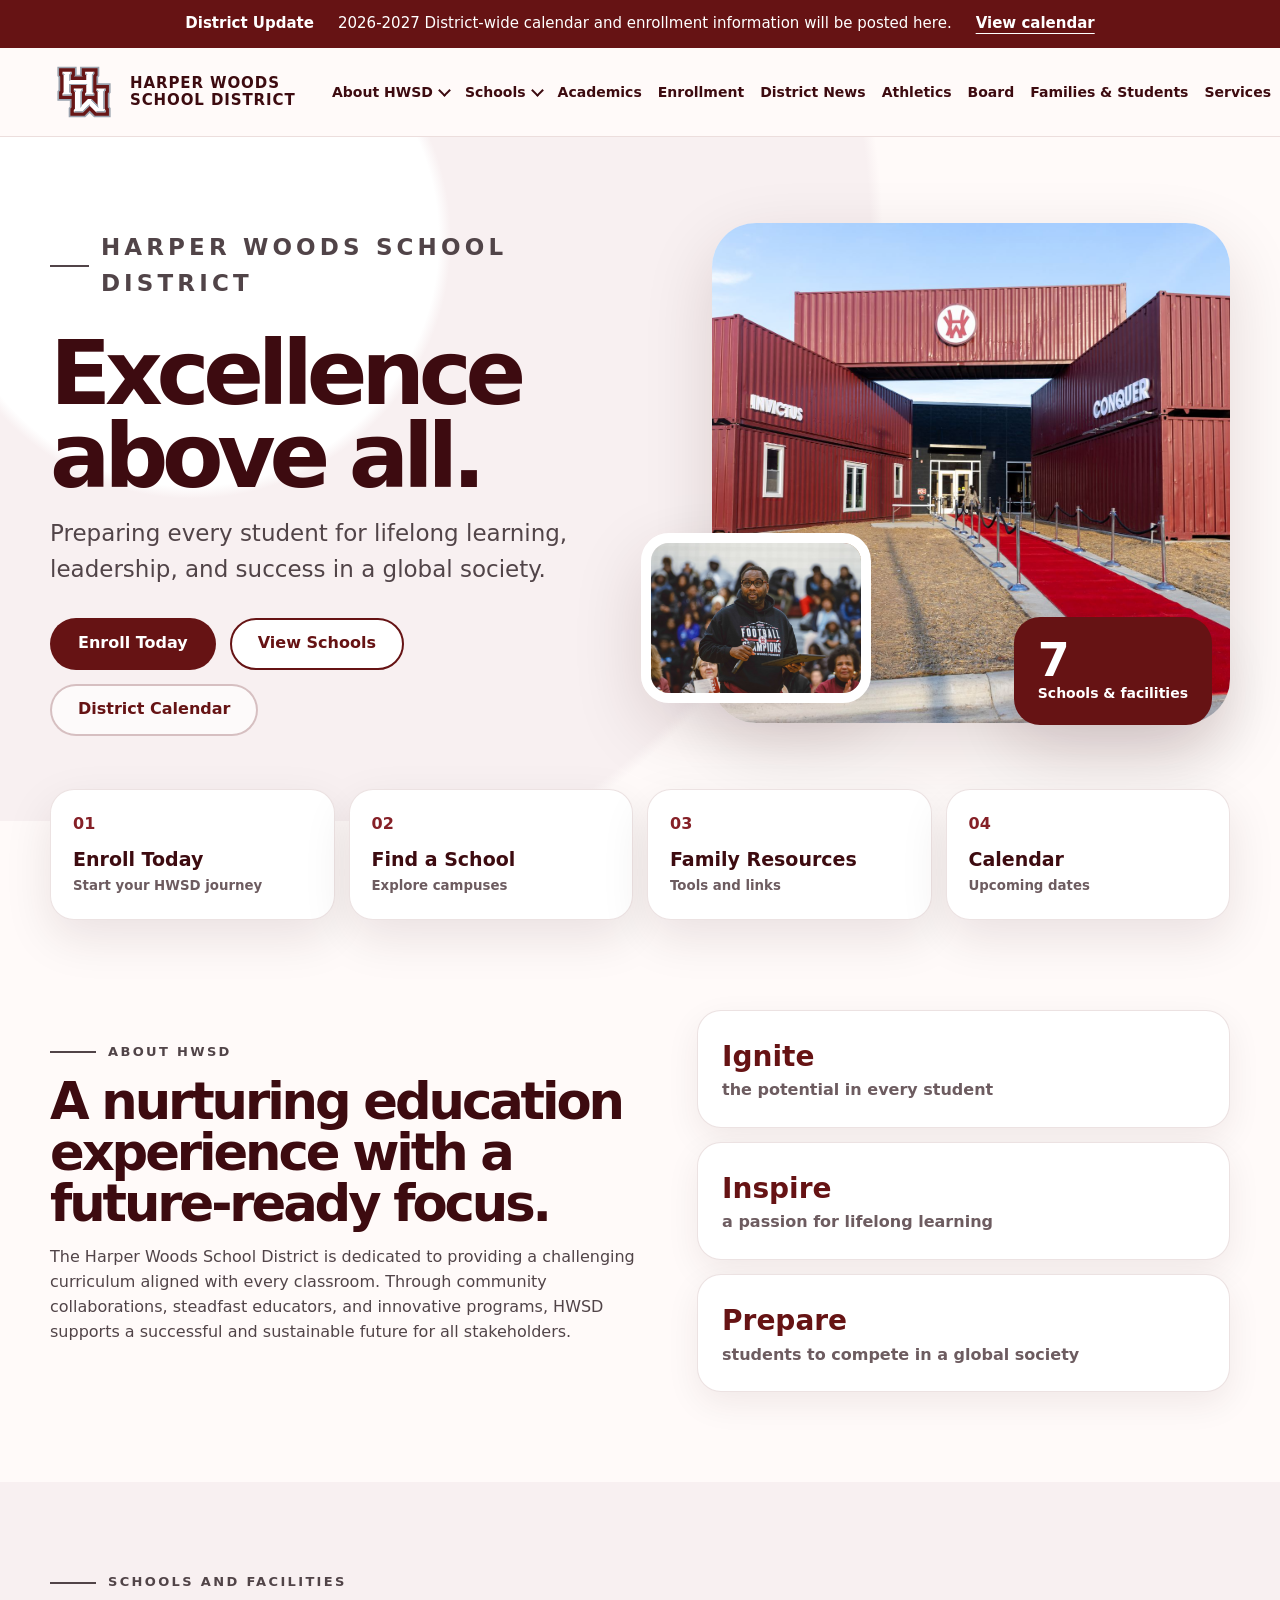
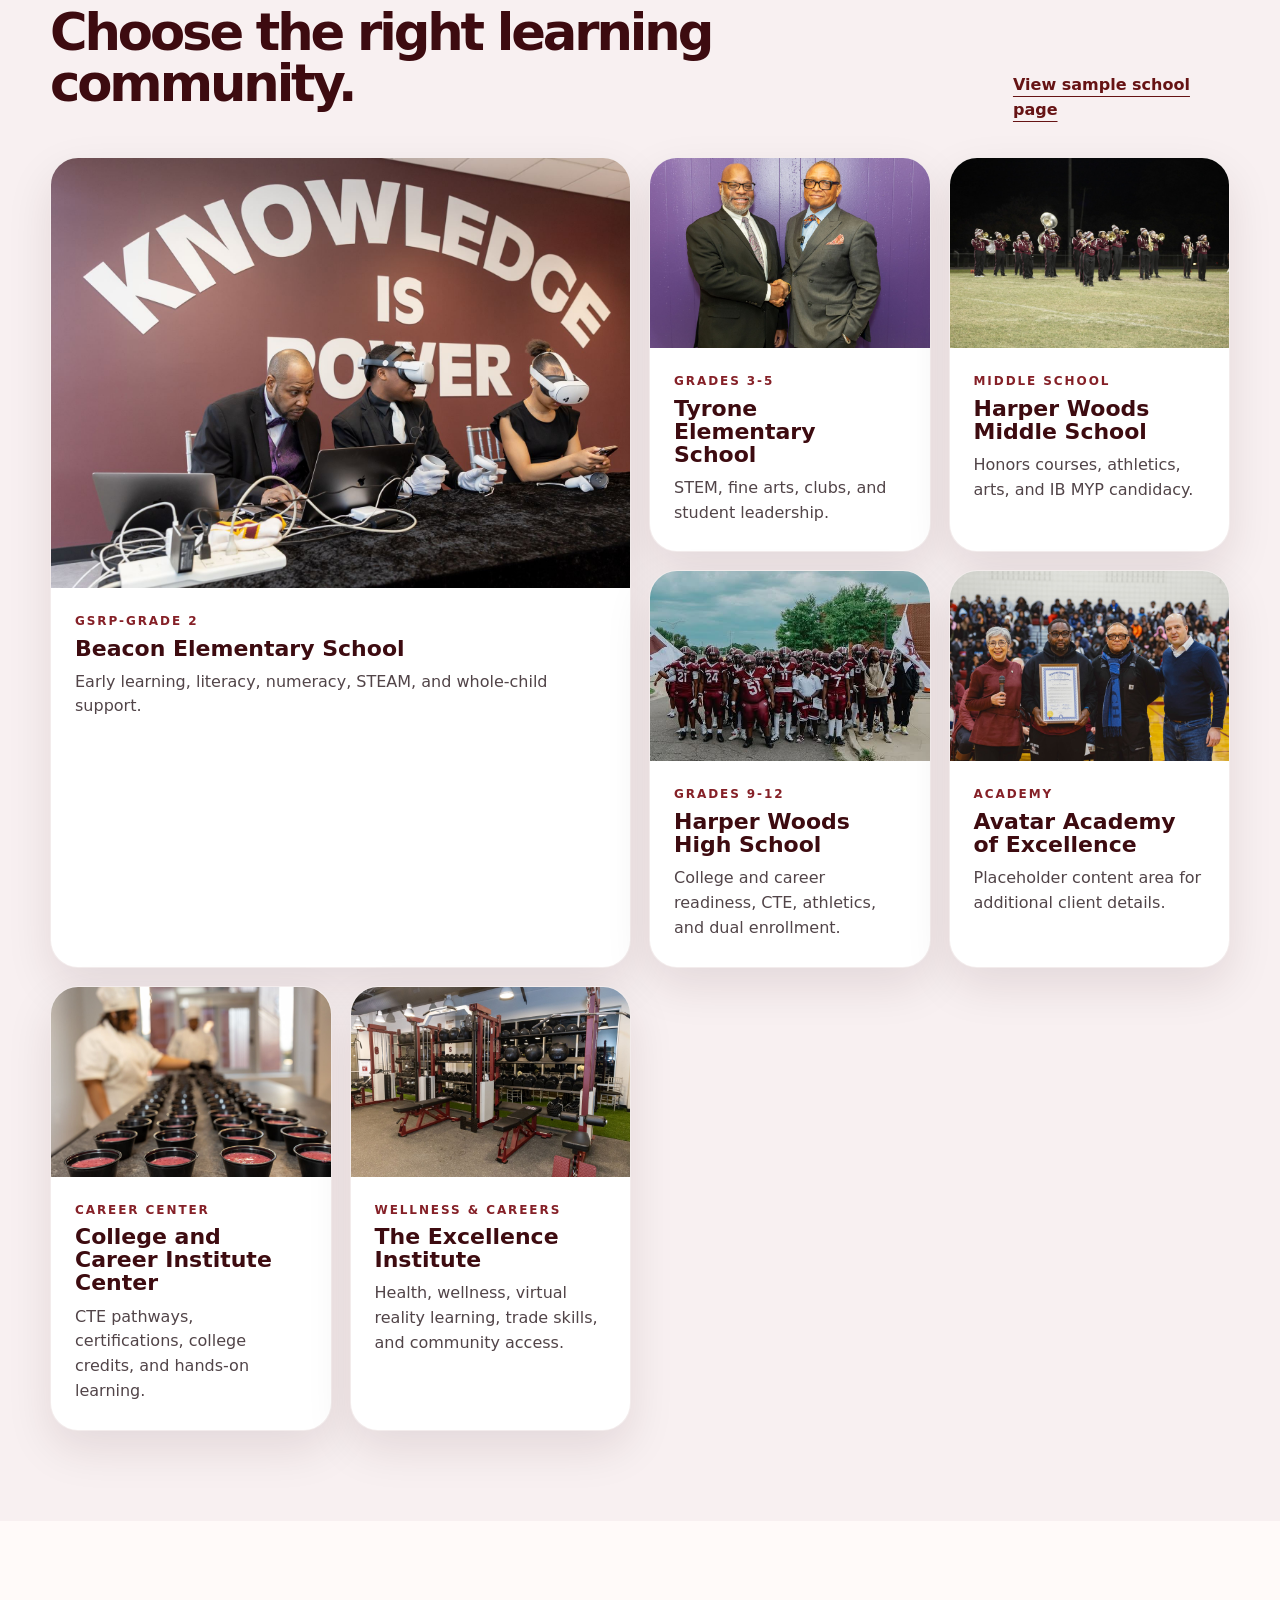
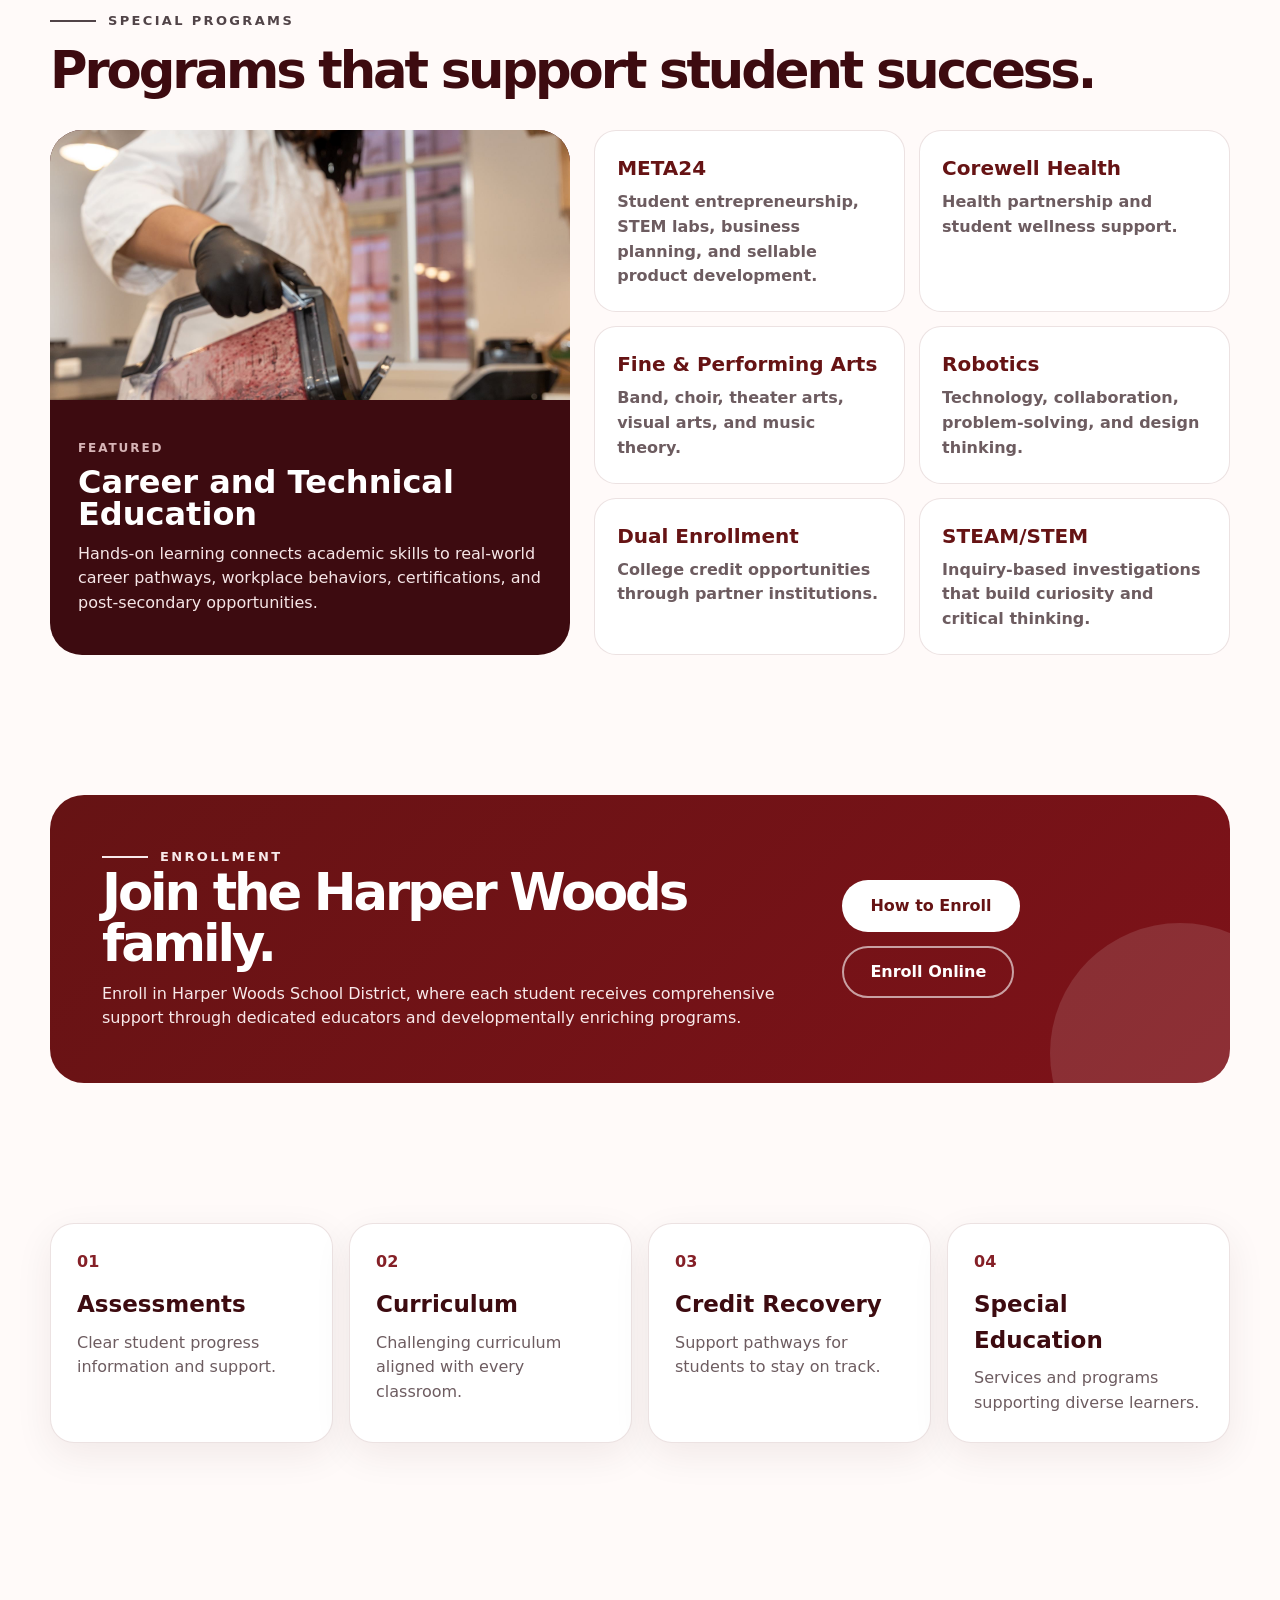
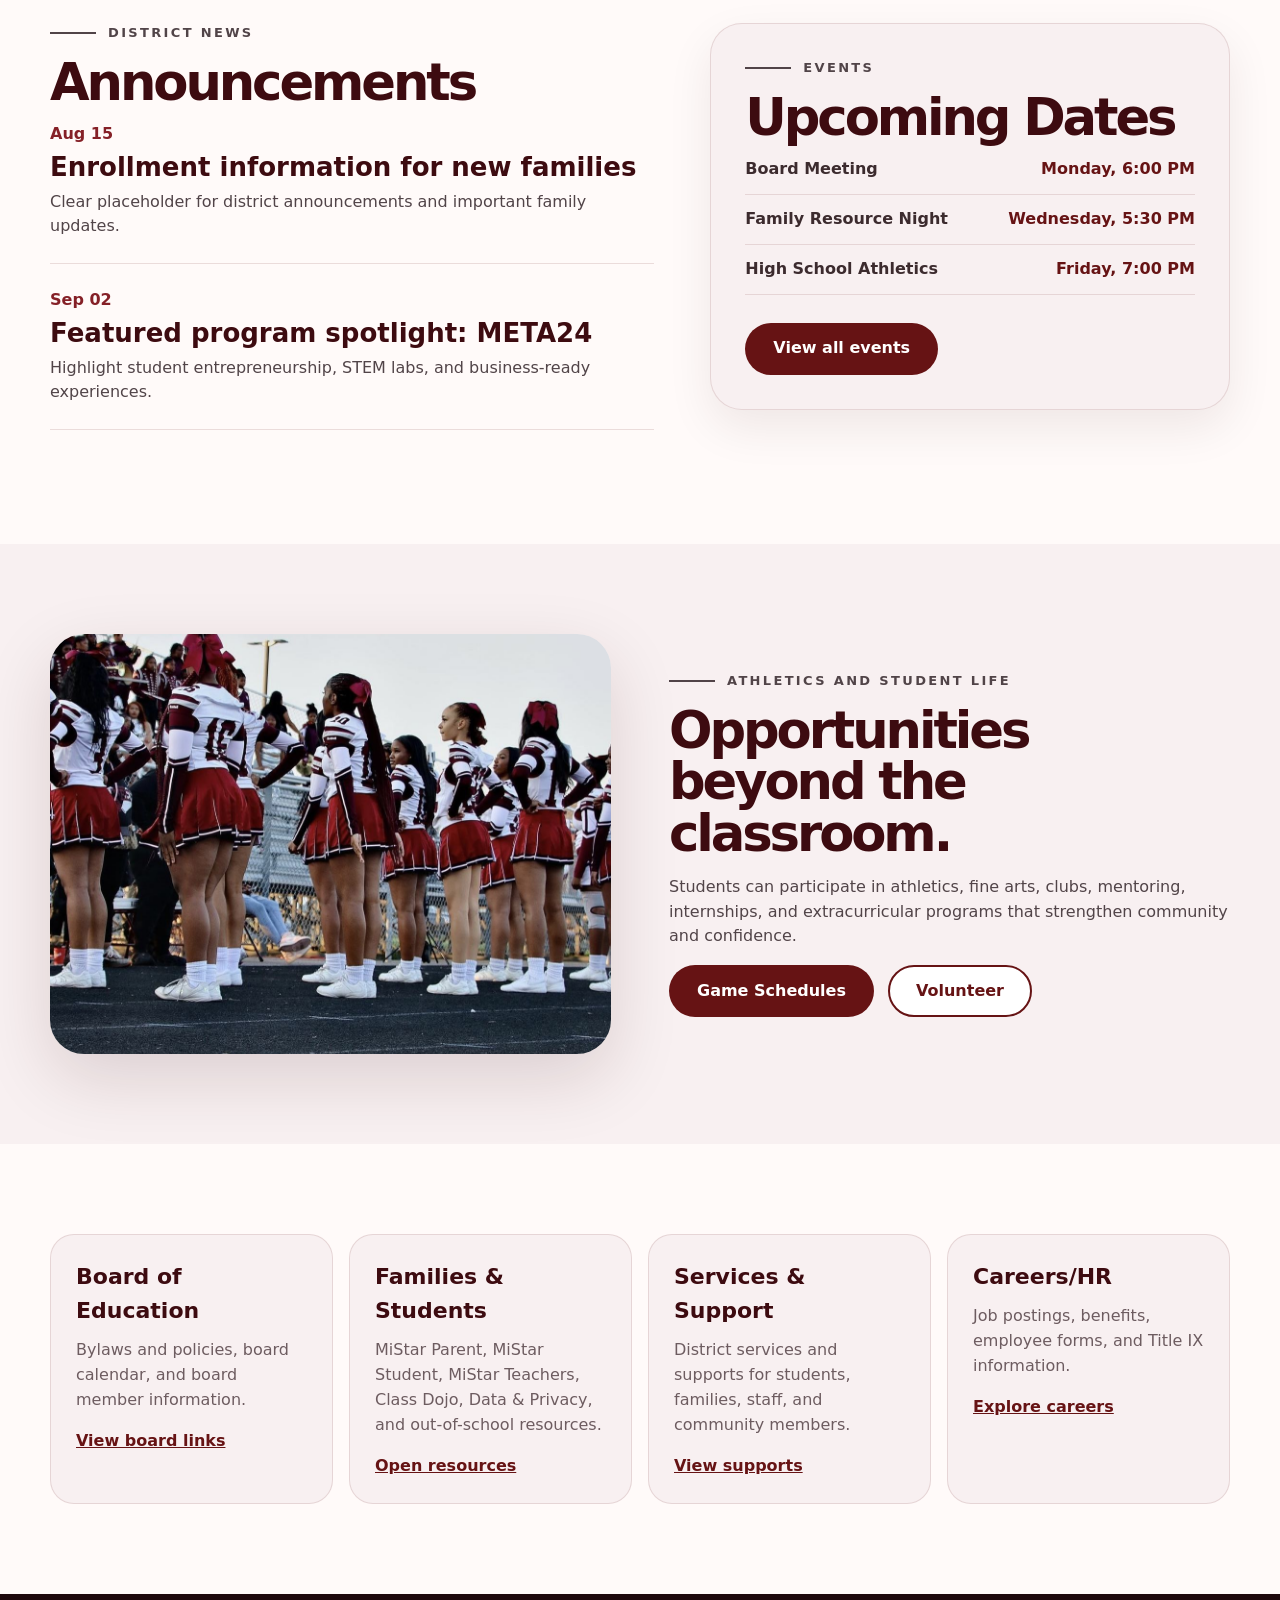
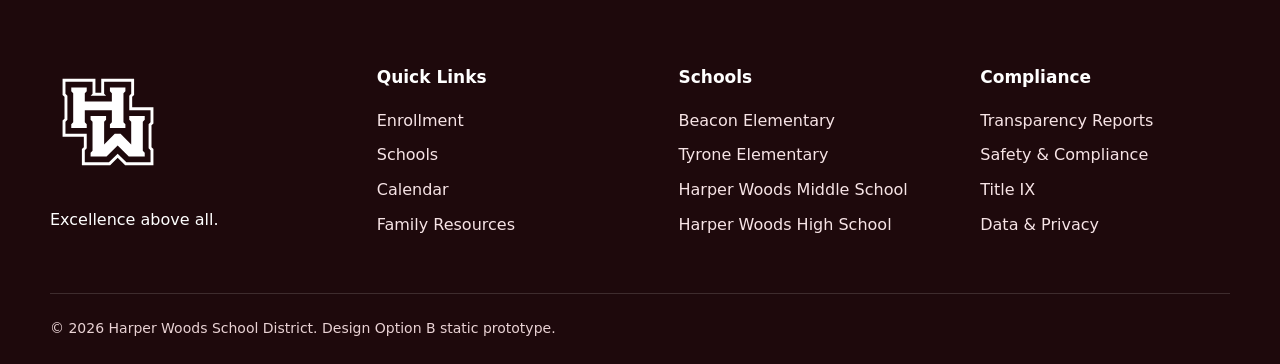
<file: index.html>
<!doctype html>
<html lang="en">
<head>
  <meta charset="utf-8">
  <meta name="viewport" content="width=device-width, initial-scale=1">
  <title>Harper Woods School District | Design Option B</title>
  <meta name="description" content="Static design option B for Harper Woods School District website redesign.">
  <link rel="stylesheet" href="assets/css/style.css">
</head>
<body>
  <a class="skip-link" href="#main">Skip to content</a>

  <div class="top-strip" role="banner">
    <div class="container top-strip__inner">
      <strong>District Update</strong>
      <span>2026-2027 District-wide calendar and enrollment information will be posted here.</span>
      <a href="#events">View calendar</a>
    </div>
  </div>

  <header class="site-header" data-header>
    <div class="container header-shell">
      <a class="brand" href="index.html" aria-label="Harper Woods School District home">
        <img src="assets/images/hw-logo-full.svg" alt="Harper Woods logo">
        <span>Harper Woods<br>School District</span>
      </a>

      <button class="nav-toggle" type="button" aria-label="Open menu" aria-expanded="false" aria-controls="primary-nav">
        <span></span><span></span><span></span>
      </button>

      <nav class="primary-nav" id="primary-nav" aria-label="Primary navigation">
        <ul>
          <li class="has-menu"><a href="#about">About HWSD <span class="chevron" aria-hidden="true"></span></a>
            <ul class="dropdown">
              <li><a href="#about">Administration</a></li>
              <li><a href="#events">Calendar</a></li>
              <li><a href="#programs">Special Programs</a></li>
              <li><a href="#news">Transparency Reports</a></li>
              <li><a href="#footer">Safety & Compliance</a></li>
            </ul>
          </li>
          <li class="has-menu"><a href="#schools">Schools <span class="chevron" aria-hidden="true"></span></a>
            <ul class="dropdown dropdown--wide">
              <li><a href="school.html">Beacon Elementary School</a></li>
              <li><a href="school.html">Tyrone Elementary School</a></li>
              <li><a href="school.html">Harper Woods Middle School</a></li>
              <li><a href="school.html">Harper Woods High School</a></li>
              <li><a href="school.html">Avatar Academy of Excellence</a></li>
              <li><a href="school.html">College and Career Institute</a></li>
              <li><a href="school.html">The Excellence Institute</a></li>
            </ul>
          </li>
          <li><a href="#academics">Academics</a></li>
          <li><a href="#enrollment">Enrollment</a></li>
          <li><a href="#news">District News</a></li>
          <li><a href="#student-life">Athletics</a></li>
          <li><a href="#board">Board</a></li>
          <li><a href="#families">Families & Students</a></li>
          <li><a href="#support">Services</a></li>
          <li><a href="#careers">Careers/HR</a></li>
        </ul>
      </nav>
    </div>
  </header>

  <main id="main">
    <section class="hero-b hero-home">
      <div class="container hero-b__grid">
        <div class="hero-b__content reveal">
          <p class="eyebrow">Harper Woods School District</p>
          <h1>Excellence above all.</h1>
          <p>Preparing every student for lifelong learning, leadership, and success in a global society.</p>
          <div class="button-row">
            <a class="btn btn-primary" href="#enrollment">Enroll Today</a>
            <a class="btn btn-outline" href="#schools">View Schools</a>
            <a class="btn btn-ghost" href="#events">District Calendar</a>
          </div>
        </div>
        <div class="hero-collage reveal" aria-label="District photo collage">
          <img class="hero-collage__main" src="assets/images/excellence-institute-exterior.jpg" alt="Harper Woods district facility exterior">
          <img class="hero-collage__small hero-collage__small--one" src="assets/images/championship-student.jpg" alt="Student celebration">
          <div class="hero-stat">
            <strong>7</strong>
            <span>Schools & facilities</span>
          </div>
        </div>
      </div>
    </section>

    <section class="quick-panel" aria-label="Quick links">
      <div class="container quick-panel__grid">
        <a href="#enrollment"><span>01</span><strong>Enroll Today</strong><small>Start your HWSD journey</small></a>
        <a href="#schools"><span>02</span><strong>Find a School</strong><small>Explore campuses</small></a>
        <a href="#families"><span>03</span><strong>Family Resources</strong><small>Tools and links</small></a>
        <a href="#events"><span>04</span><strong>Calendar</strong><small>Upcoming dates</small></a>
      </div>
    </section>

    <section class="section about-option" id="about">
      <div class="container two-col two-col--text-first">
        <div>
          <p class="eyebrow">About HWSD</p>
          <h2>A nurturing education experience with a future-ready focus.</h2>
          <p>The Harper Woods School District is dedicated to providing a challenging curriculum aligned with every classroom. Through community collaborations, steadfast educators, and innovative programs, HWSD supports a successful and sustainable future for all stakeholders.</p>
        </div>
        <div class="mission-stack">
          <article><strong>Ignite</strong><span>the potential in every student</span></article>
          <article><strong>Inspire</strong><span>a passion for lifelong learning</span></article>
          <article><strong>Prepare</strong><span>students to compete in a global society</span></article>
        </div>
      </div>
    </section>

    <section class="section section-tint" id="schools">
      <div class="container section-head split-head">
        <div>
          <p class="eyebrow">Schools and Facilities</p>
          <h2>Choose the right learning community.</h2>
        </div>
        <a class="text-link" href="school.html">View sample school page</a>
      </div>
      <div class="container school-mosaic">
        <a class="school-tile school-tile--large" href="school.html">
          <img src="assets/images/knowledge-classroom.jpg" alt="Students using technology in a classroom">
          <span>GSRP-Grade 2</span>
          <h3>Beacon Elementary School</h3>
          <p>Early learning, literacy, numeracy, STEAM, and whole-child support.</p>
        </a>
        <a class="school-tile" href="school.html">
          <img src="assets/images/leadership-photo.jpg" alt="District leadership at school event">
          <span>Grades 3-5</span>
          <h3>Tyrone Elementary School</h3>
          <p>STEM, fine arts, clubs, and student leadership.</p>
        </a>
        <a class="school-tile" href="school.html">
          <img src="assets/images/marching-band.jpg" alt="Marching band performance">
          <span>Middle School</span>
          <h3>Harper Woods Middle School</h3>
          <p>Honors courses, athletics, arts, and IB MYP candidacy.</p>
        </a>
        <a class="school-tile" href="school.html">
          <img src="assets/images/football-team.jpg" alt="Football team at an event">
          <span>Grades 9-12</span>
          <h3>Harper Woods High School</h3>
          <p>College and career readiness, CTE, athletics, and dual enrollment.</p>
        </a>
        <a class="school-tile" href="school.html">
          <img src="assets/images/community-award.jpg" alt="District leaders standing together">
          <span>Academy</span>
          <h3>Avatar Academy of Excellence</h3>
          <p>Placeholder content area for additional client details.</p>
        </a>
        <a class="school-tile" href="school.html">
          <img src="assets/images/culinary-program.jpg" alt="Culinary program preparation area">
          <span>Career Center</span>
          <h3>College and Career Institute Center</h3>
          <p>CTE pathways, certifications, college credits, and hands-on learning.</p>
        </a>
        <a class="school-tile" href="school.html">
          <img src="assets/images/wellness-center.jpg" alt="Wellness center gym equipment">
          <span>Wellness & Careers</span>
          <h3>The Excellence Institute</h3>
          <p>Health, wellness, virtual reality learning, trade skills, and community access.</p>
        </a>
      </div>
    </section>

    <section class="section" id="programs">
      <div class="container section-head">
        <p class="eyebrow">Special Programs</p>
        <h2>Programs that support student success.</h2>
      </div>
      <div class="container program-board">
        <article class="program-feature">
          <img src="assets/images/culinary-action.jpg" alt="Hands-on culinary career program">
          <div>
            <span>Featured</span>
            <h3>Career and Technical Education</h3>
            <p>Hands-on learning connects academic skills to real-world career pathways, workplace behaviors, certifications, and post-secondary opportunities.</p>
          </div>
        </article>
        <div class="program-list">
          <article><strong>META24</strong><span>Student entrepreneurship, STEM labs, business planning, and sellable product development.</span></article>
          <article><strong>Corewell Health</strong><span>Health partnership and student wellness support.</span></article>
          <article><strong>Fine & Performing Arts</strong><span>Band, choir, theater arts, visual arts, and music theory.</span></article>
          <article><strong>Robotics</strong><span>Technology, collaboration, problem-solving, and design thinking.</span></article>
          <article><strong>Dual Enrollment</strong><span>College credit opportunities through partner institutions.</span></article>
          <article><strong>STEAM/STEM</strong><span>Inquiry-based investigations that build curiosity and critical thinking.</span></article>
        </div>
      </div>
    </section>

    <section class="section section-deep" id="enrollment">
      <div class="container enrollment-card">
        <div>
          <p class="eyebrow eyebrow-light">Enrollment</p>
          <h2>Join the Harper Woods family.</h2>
          <p>Enroll in Harper Woods School District, where each student receives comprehensive support through dedicated educators and developmentally enriching programs.</p>
        </div>
        <div class="button-row">
          <a class="btn btn-light" href="#">How to Enroll</a>
          <a class="btn btn-outline-light" href="#">Enroll Online</a>
        </div>
      </div>
    </section>

    <section class="section" id="academics">
      <div class="container cards-four">
        <article><span>01</span><h3>Assessments</h3><p>Clear student progress information and support.</p></article>
        <article><span>02</span><h3>Curriculum</h3><p>Challenging curriculum aligned with every classroom.</p></article>
        <article><span>03</span><h3>Credit Recovery</h3><p>Support pathways for students to stay on track.</p></article>
        <article><span>04</span><h3>Special Education</h3><p>Services and programs supporting diverse learners.</p></article>
      </div>
    </section>

    <section class="section news-events" id="news">
      <div class="container news-events__grid">
        <div>
          <p class="eyebrow">District News</p>
          <h2>Announcements</h2>
          <article class="news-item"><time>Aug 15</time><h3>Enrollment information for new families</h3><p>Clear placeholder for district announcements and important family updates.</p></article>
          <article class="news-item"><time>Sep 02</time><h3>Featured program spotlight: META24</h3><p>Highlight student entrepreneurship, STEM labs, and business-ready experiences.</p></article>
        </div>
        <div id="events" class="event-panel">
          <p class="eyebrow">Events</p>
          <h2>Upcoming Dates</h2>
          <ul class="event-list">
            <li><span>Board Meeting</span><strong>Monday, 6:00 PM</strong></li>
            <li><span>Family Resource Night</span><strong>Wednesday, 5:30 PM</strong></li>
            <li><span>High School Athletics</span><strong>Friday, 7:00 PM</strong></li>
          </ul>
          <a class="btn btn-primary" href="#">View all events</a>
        </div>
      </div>
    </section>

    <section class="section section-tint" id="student-life">
      <div class="container two-col">
        <img class="rounded-img" src="assets/images/cheer-team.jpg" alt="Harper Woods cheer team">
        <div>
          <p class="eyebrow">Athletics and Student Life</p>
          <h2>Opportunities beyond the classroom.</h2>
          <p>Students can participate in athletics, fine arts, clubs, mentoring, internships, and extracurricular programs that strengthen community and confidence.</p>
          <div class="button-row"><a class="btn btn-primary" href="#">Game Schedules</a><a class="btn btn-outline" href="#">Volunteer</a></div>
        </div>
      </div>
    </section>

    <section class="section utility-sections" id="families">
      <div class="container utility-grid">
        <article id="board"><h3>Board of Education</h3><p>Bylaws and policies, board calendar, and board member information.</p><a href="#">View board links</a></article>
        <article><h3>Families & Students</h3><p>MiStar Parent, MiStar Student, MiStar Teachers, Class Dojo, Data & Privacy, and out-of-school resources.</p><a href="#">Open resources</a></article>
        <article id="support"><h3>Services & Support</h3><p>District services and supports for students, families, staff, and community members.</p><a href="#">View supports</a></article>
        <article id="careers"><h3>Careers/HR</h3><p>Job postings, benefits, employee forms, and Title IX information.</p><a href="#">Explore careers</a></article>
      </div>
    </section>
  </main>

  <footer class="site-footer" id="footer">
    <div class="container footer-grid">
      <div>
        <img src="assets/images/hw-logo-white.svg" alt="Harper Woods logo">
        <p>Excellence above all.</p>
      </div>
      <nav aria-label="Footer quick links"><h2>Quick Links</h2><a href="#enrollment">Enrollment</a><a href="#schools">Schools</a><a href="#events">Calendar</a><a href="#families">Family Resources</a></nav>
      <nav aria-label="Footer schools"><h2>Schools</h2><a href="school.html">Beacon Elementary</a><a href="school.html">Tyrone Elementary</a><a href="school.html">Harper Woods Middle School</a><a href="school.html">Harper Woods High School</a></nav>
      <nav aria-label="Footer compliance"><h2>Compliance</h2><a href="#">Transparency Reports</a><a href="#">Safety & Compliance</a><a href="#">Title IX</a><a href="#">Data & Privacy</a></nav>
    </div>
    <div class="container footer-bottom">© 2026 Harper Woods School District. Design Option B static prototype.</div>
  </footer>

  <script src="assets/js/main.js"></script>
</body>
</html>
</file>
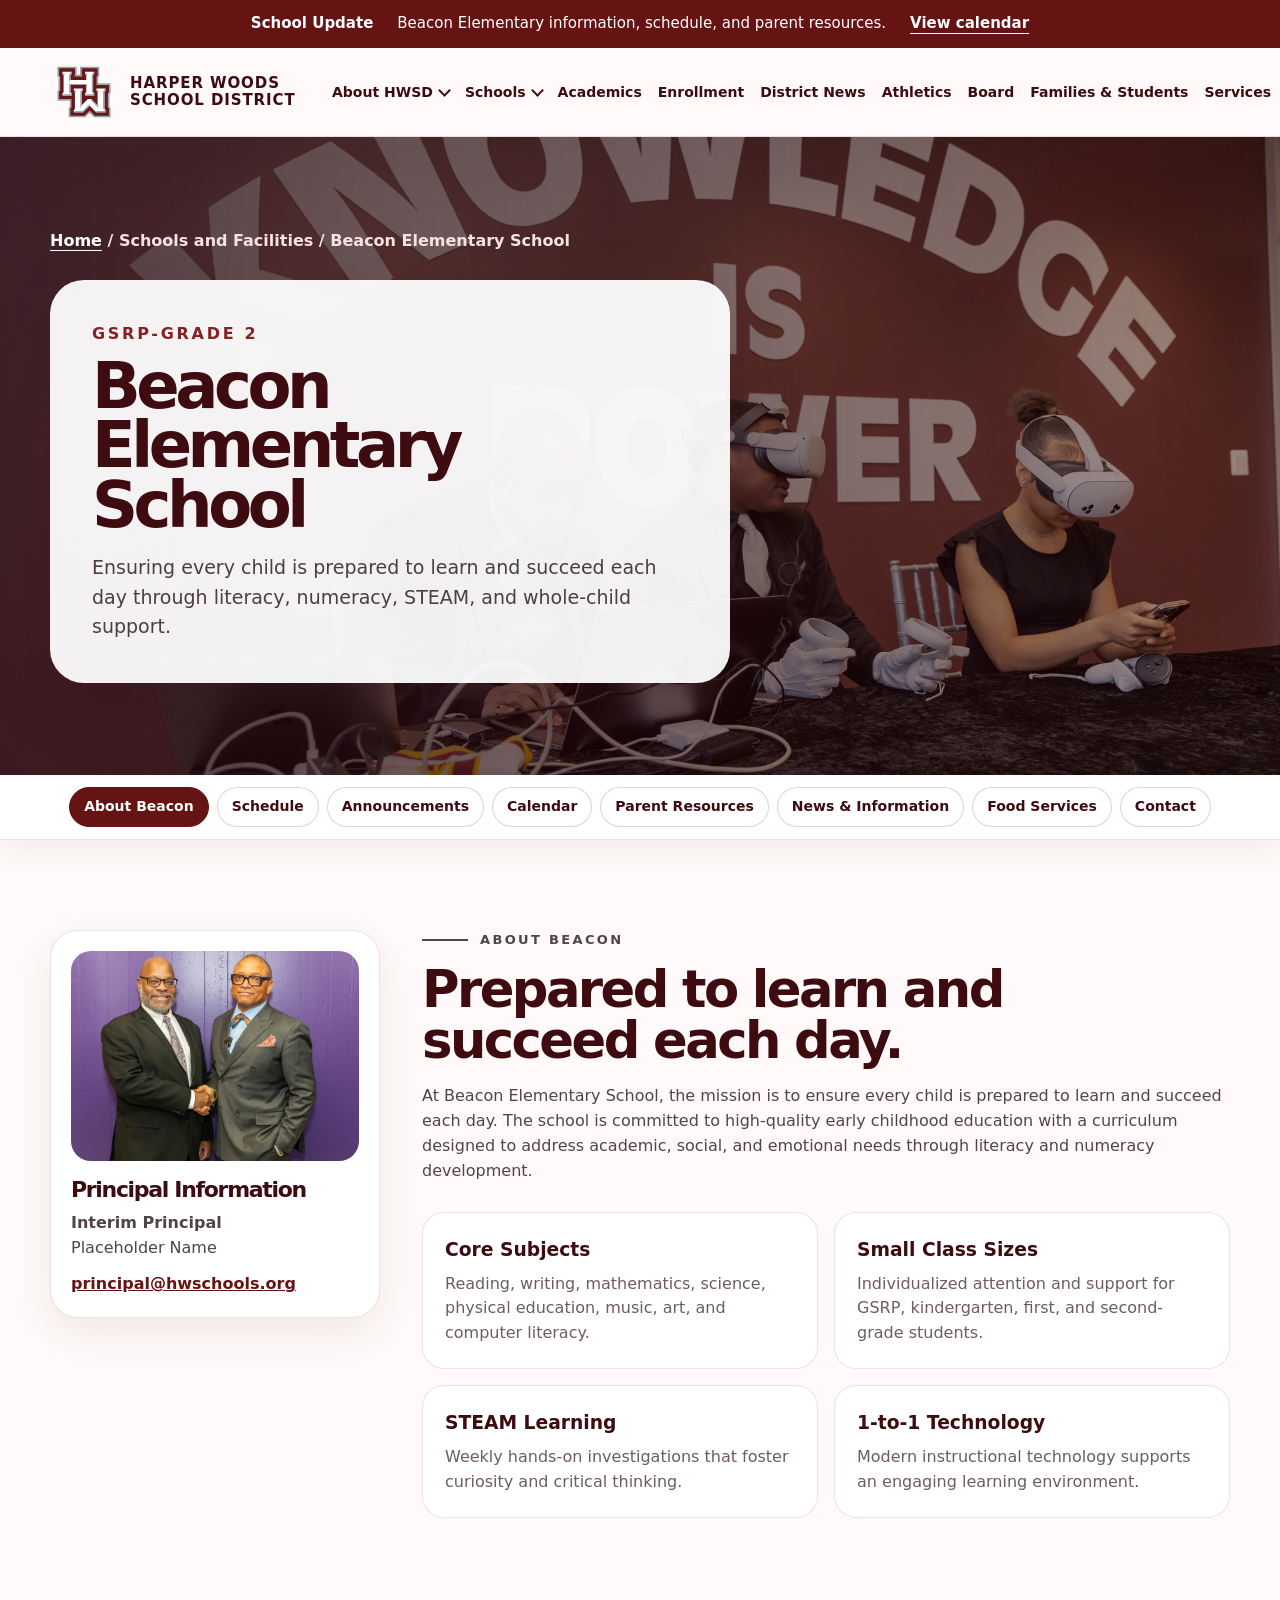
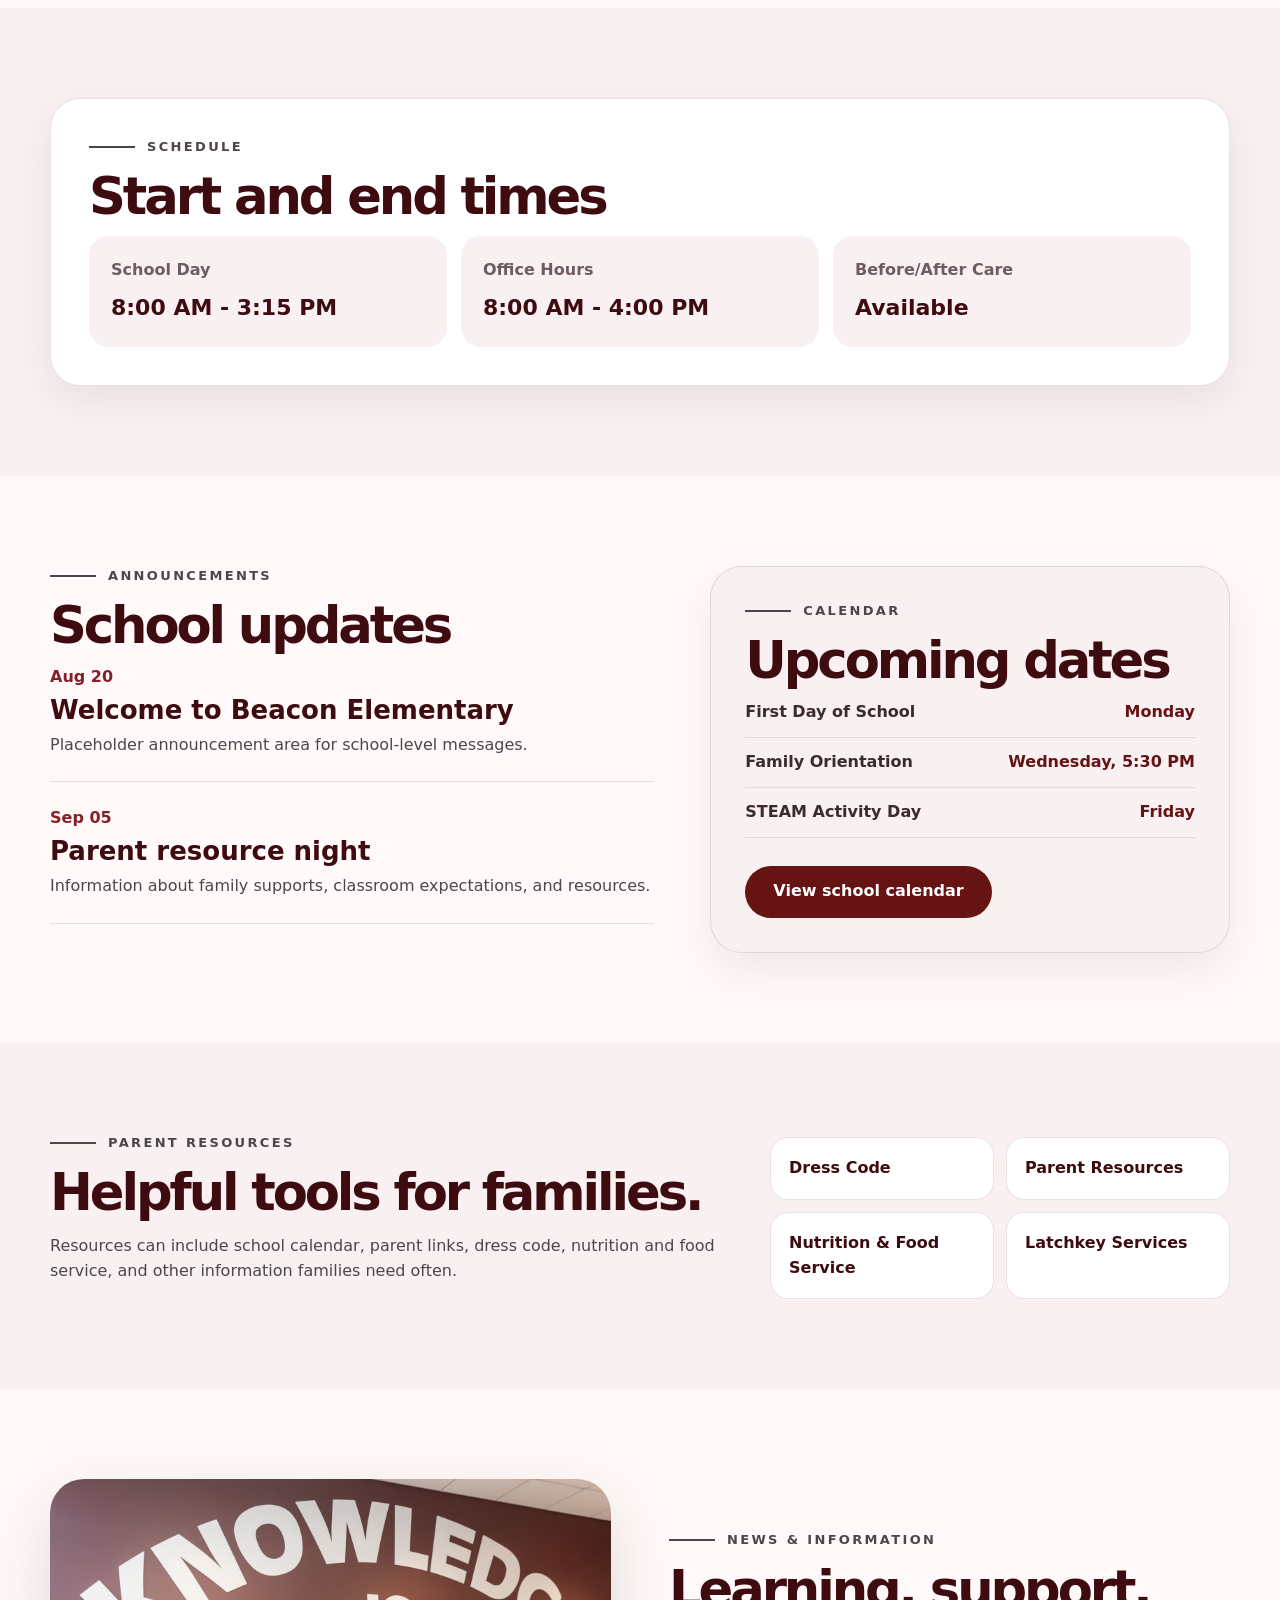
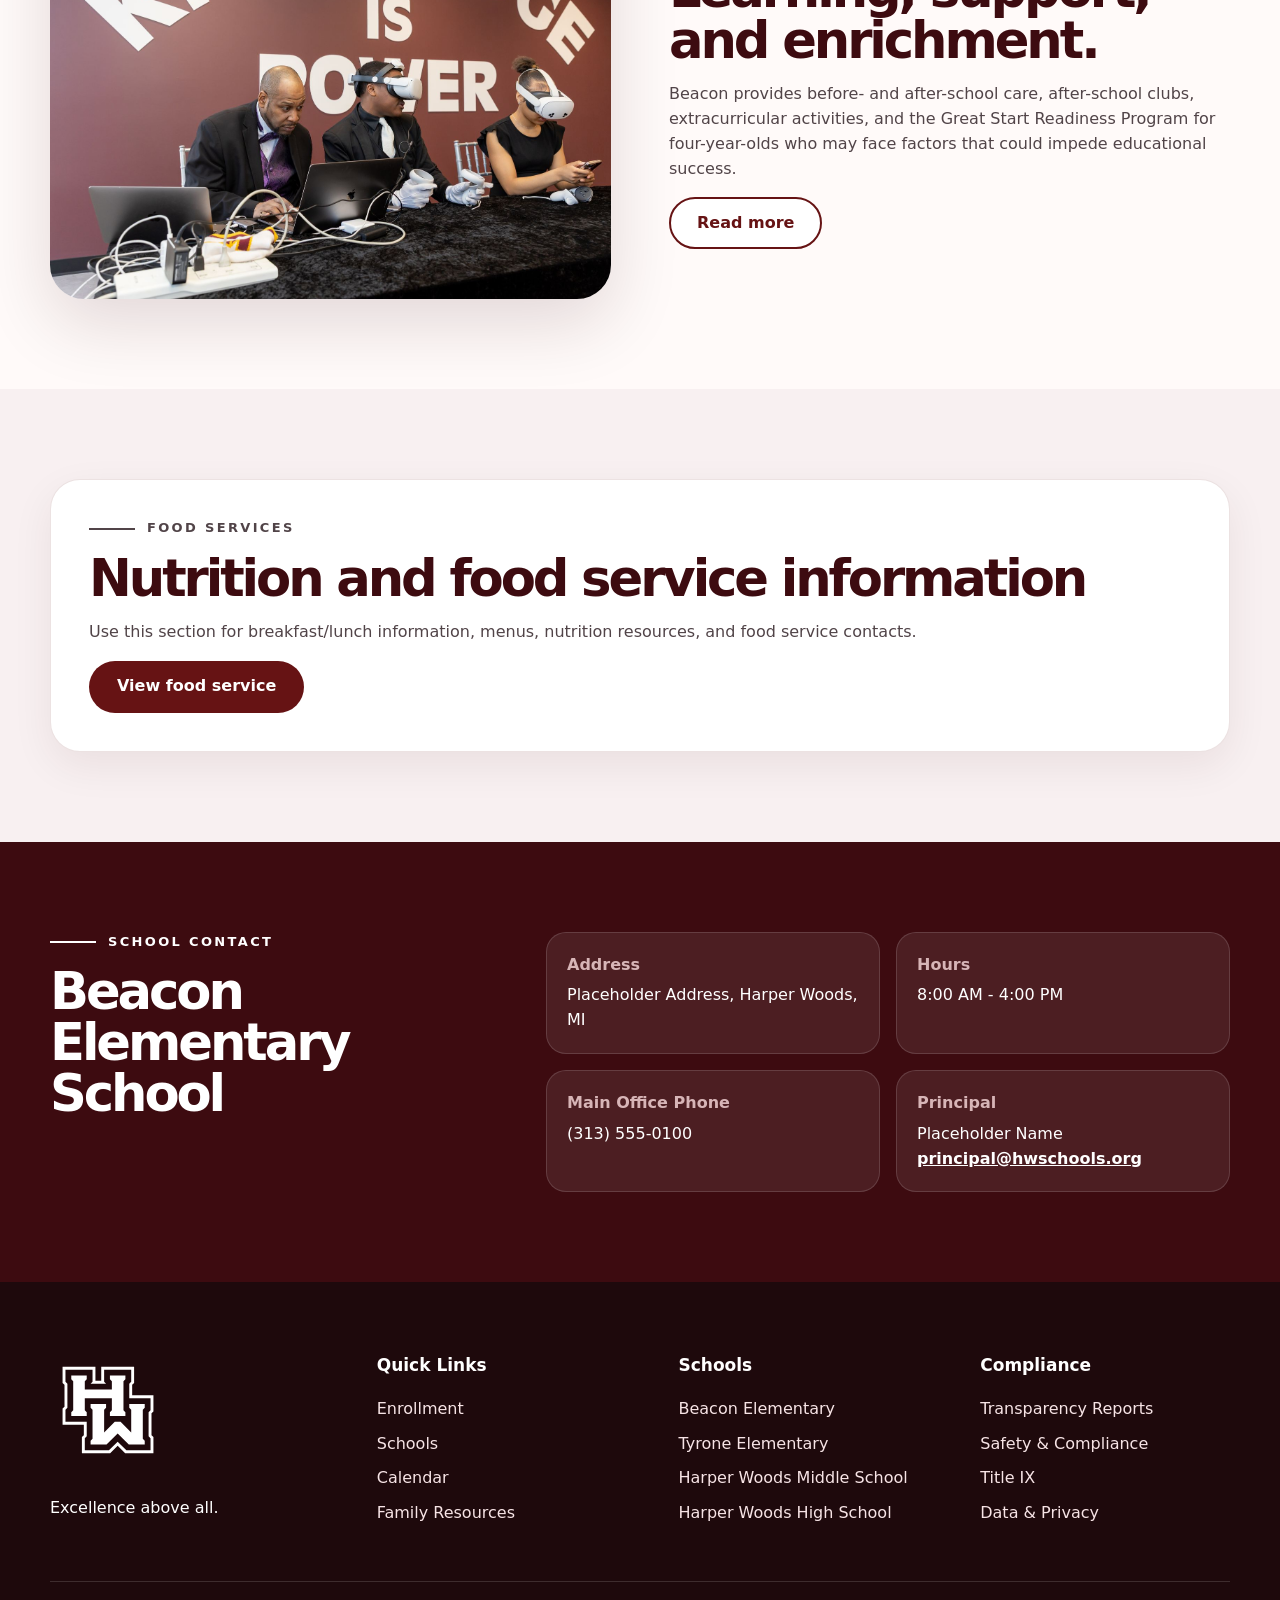
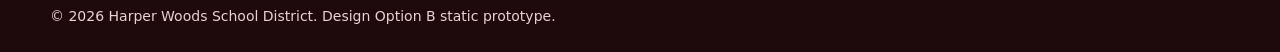
<file: school.html>
<!doctype html>
<html lang="en">
<head>
  <meta charset="utf-8">
  <meta name="viewport" content="width=device-width, initial-scale=1">
  <title>Beacon Elementary School | Design Option B</title>
  <meta name="description" content="Reusable school detail page design option B for Harper Woods School District.">
  <link rel="stylesheet" href="assets/css/style.css">
</head>
<body>
  <a class="skip-link" href="#main">Skip to content</a>

  <div class="top-strip" role="banner">
    <div class="container top-strip__inner">
      <strong>School Update</strong>
      <span>Beacon Elementary information, schedule, and parent resources.</span>
      <a href="#calendar">View calendar</a>
    </div>
  </div>

  <header class="site-header" data-header>
    <div class="container header-shell">
      <a class="brand" href="index.html" aria-label="Harper Woods School District home">
        <img src="assets/images/hw-logo-full.svg" alt="Harper Woods logo">
        <span>Harper Woods<br>School District</span>
      </a>
      <button class="nav-toggle" type="button" aria-label="Open menu" aria-expanded="false" aria-controls="primary-nav">
        <span></span><span></span><span></span>
      </button>
      <nav class="primary-nav" id="primary-nav" aria-label="Primary navigation">
        <ul>
          <li class="has-menu"><a href="index.html#about">About HWSD <span class="chevron" aria-hidden="true"></span></a></li>
          <li class="has-menu"><a href="index.html#schools">Schools <span class="chevron" aria-hidden="true"></span></a></li>
          <li><a href="index.html#academics">Academics</a></li>
          <li><a href="index.html#enrollment">Enrollment</a></li>
          <li><a href="index.html#news">District News</a></li>
          <li><a href="index.html#student-life">Athletics</a></li>
          <li><a href="index.html#board">Board</a></li>
          <li><a href="index.html#families">Families & Students</a></li>
          <li><a href="index.html#support">Services</a></li>
          <li><a href="index.html#careers">Careers/HR</a></li>
        </ul>
      </nav>
    </div>
  </header>

  <main id="main">
    <section class="school-hero-b">
      <div class="school-hero-b__image" aria-hidden="true"></div>
      <div class="container school-hero-b__content">
        <p class="breadcrumb"><a href="index.html">Home</a> / Schools and Facilities / Beacon Elementary School</p>
        <div class="school-title-card">
          <span>GSRP-Grade 2</span>
          <h1>Beacon Elementary School</h1>
          <p>Ensuring every child is prepared to learn and succeed each day through literacy, numeracy, STEAM, and whole-child support.</p>
        </div>
      </div>
    </section>

    <nav class="school-nav-b" aria-label="Beacon page navigation">
      <div class="container school-nav-b__inner">
        <a class="is-active" href="#about-school">About Beacon</a>
        <a href="#schedule">Schedule</a>
        <a href="#announcements">Announcements</a>
        <a href="#calendar">Calendar</a>
        <a href="#parents">Parent Resources</a>
        <a href="#news-info">News & Information</a>
        <a href="#food">Food Services</a>
        <a href="#contact">Contact</a>
      </div>
    </nav>

    <section class="section" id="about-school">
      <div class="container school-layout">
        <aside class="principal-card">
          <img src="assets/images/leadership-photo.jpg" alt="School leadership placeholder">
          <h2>Principal Information</h2>
          <p><strong>Interim Principal</strong><br>Placeholder Name</p>
          <a href="mailto:principal@hwschools.org">principal@hwschools.org</a>
        </aside>
        <div class="school-content">
          <p class="eyebrow">About Beacon</p>
          <h2>Prepared to learn and succeed each day.</h2>
          <p>At Beacon Elementary School, the mission is to ensure every child is prepared to learn and succeed each day. The school is committed to high-quality early childhood education with a curriculum designed to address academic, social, and emotional needs through literacy and numeracy development.</p>
          <div class="feature-grid compact">
            <article><h3>Core Subjects</h3><p>Reading, writing, mathematics, science, physical education, music, art, and computer literacy.</p></article>
            <article><h3>Small Class Sizes</h3><p>Individualized attention and support for GSRP, kindergarten, first, and second-grade students.</p></article>
            <article><h3>STEAM Learning</h3><p>Weekly hands-on investigations that foster curiosity and critical thinking.</p></article>
            <article><h3>1-to-1 Technology</h3><p>Modern instructional technology supports an engaging learning environment.</p></article>
          </div>
        </div>
      </div>
    </section>

    <section class="section section-tint" id="schedule">
      <div class="container school-section-card">
        <p class="eyebrow">Schedule</p>
        <h2>Start and end times</h2>
        <div class="schedule-grid">
          <article><span>School Day</span><strong>8:00 AM - 3:15 PM</strong></article>
          <article><span>Office Hours</span><strong>8:00 AM - 4:00 PM</strong></article>
          <article><span>Before/After Care</span><strong>Available</strong></article>
        </div>
      </div>
    </section>

    <section class="section" id="announcements">
      <div class="container news-events__grid">
        <div>
          <p class="eyebrow">Announcements</p>
          <h2>School updates</h2>
          <article class="news-item"><time>Aug 20</time><h3>Welcome to Beacon Elementary</h3><p>Placeholder announcement area for school-level messages.</p></article>
          <article class="news-item"><time>Sep 05</time><h3>Parent resource night</h3><p>Information about family supports, classroom expectations, and resources.</p></article>
        </div>
        <div class="event-panel" id="calendar">
          <p class="eyebrow">Calendar</p>
          <h2>Upcoming dates</h2>
          <ul class="event-list">
            <li><span>First Day of School</span><strong>Monday</strong></li>
            <li><span>Family Orientation</span><strong>Wednesday, 5:30 PM</strong></li>
            <li><span>STEAM Activity Day</span><strong>Friday</strong></li>
          </ul>
          <a class="btn btn-primary" href="#">View school calendar</a>
        </div>
      </div>
    </section>

    <section class="section section-tint" id="parents">
      <div class="container split-head">
        <div>
          <p class="eyebrow">Parent Resources</p>
          <h2>Helpful tools for families.</h2>
          <p>Resources can include school calendar, parent links, dress code, nutrition and food service, and other information families need often.</p>
        </div>
        <div class="resource-list">
          <a href="#">Dress Code</a>
          <a href="#">Parent Resources</a>
          <a href="#">Nutrition & Food Service</a>
          <a href="#">Latchkey Services</a>
        </div>
      </div>
    </section>

    <section class="section" id="news-info">
      <div class="container two-col">
        <img class="rounded-img" src="assets/images/knowledge-classroom.jpg" alt="Beacon classroom technology activity">
        <div>
          <p class="eyebrow">News & Information</p>
          <h2>Learning, support, and enrichment.</h2>
          <p>Beacon provides before- and after-school care, after-school clubs, extracurricular activities, and the Great Start Readiness Program for four-year-olds who may face factors that could impede educational success.</p>
          <a class="btn btn-outline" href="#">Read more</a>
        </div>
      </div>
    </section>

    <section class="section section-tint" id="food">
      <div class="container school-section-card">
        <p class="eyebrow">Food Services</p>
        <h2>Nutrition and food service information</h2>
        <p>Use this section for breakfast/lunch information, menus, nutrition resources, and food service contacts.</p>
        <a class="btn btn-primary" href="#">View food service</a>
      </div>
    </section>

    <section class="section contact-band" id="contact">
      <div class="container contact-band__inner">
        <div>
          <p class="eyebrow">School Contact</p>
          <h2>Beacon Elementary School</h2>
        </div>
        <dl class="contact-grid">
          <div><dt>Address</dt><dd>Placeholder Address, Harper Woods, MI</dd></div>
          <div><dt>Hours</dt><dd>8:00 AM - 4:00 PM</dd></div>
          <div><dt>Main Office Phone</dt><dd>(313) 555-0100</dd></div>
          <div><dt>Principal</dt><dd>Placeholder Name<br><a href="mailto:principal@hwschools.org">principal@hwschools.org</a></dd></div>
        </dl>
      </div>
    </section>
  </main>

  <footer class="site-footer" id="footer">
    <div class="container footer-grid">
      <div>
        <img src="assets/images/hw-logo-white.svg" alt="Harper Woods logo">
        <p>Excellence above all.</p>
      </div>
      <nav aria-label="Footer quick links"><h2>Quick Links</h2><a href="index.html#enrollment">Enrollment</a><a href="index.html#schools">Schools</a><a href="index.html#events">Calendar</a><a href="index.html#families">Family Resources</a></nav>
      <nav aria-label="Footer schools"><h2>Schools</h2><a href="school.html">Beacon Elementary</a><a href="school.html">Tyrone Elementary</a><a href="school.html">Harper Woods Middle School</a><a href="school.html">Harper Woods High School</a></nav>
      <nav aria-label="Footer compliance"><h2>Compliance</h2><a href="#">Transparency Reports</a><a href="#">Safety & Compliance</a><a href="#">Title IX</a><a href="#">Data & Privacy</a></nav>
    </div>
    <div class="container footer-bottom">© 2026 Harper Woods School District. Design Option B static prototype.</div>
  </footer>

  <script src="assets/js/main.js"></script>
</body>
</html>
</file>
<file: assets/css/style.css>
:root{
  --maroon:#661314;
  --maroon-dark:#3d0b10;
  --maroon-deep:#25080b;
  --accent:#852027;
  --blush:#f8f0f1;
  --blush-2:#f1e3e5;
  --rose:#d7b5b7;
  --muted:#6d5c60;
  --gray:#9aa1ad;
  --ink:#251316;
  --white:#fff;
  --shadow:0 24px 70px rgba(53, 10, 16, .14);
  --radius:28px;
  --container:1180px;
  --header-offset:104px;
}
*{box-sizing:border-box}
html{scroll-behavior:smooth;scroll-padding-top:var(--header-offset)}
body{margin:0;font-family:Inter, ui-sans-serif, system-ui, -apple-system, BlinkMacSystemFont, "Segoe UI", Arial, sans-serif;color:var(--ink);background:#fffaf9;line-height:1.55;overflow-x:hidden}
img{max-width:100%;display:block}a{color:inherit}button,a{touch-action:manipulation}.container{width:min(var(--container), calc(100% - 40px));margin-inline:auto}.skip-link{position:absolute;top:-100px;left:20px;z-index:999;background:var(--maroon);color:#fff;padding:12px 18px;border-radius:999px}.skip-link:focus{top:16px}.top-strip{background:var(--maroon);color:#fff;font-size:15px}.top-strip__inner{min-height:48px;display:flex;align-items:center;justify-content:center;gap:24px;flex-wrap:wrap;text-align:center}.top-strip a{font-weight:800;text-underline-offset:5px}.site-header{position:sticky;top:0;z-index:100;background:rgba(255,250,249,.96);backdrop-filter:blur(16px);border-bottom:1px solid rgba(102,19,20,.12)}.header-shell{min-height:88px;display:flex;align-items:center;gap:22px}.brand{display:flex;align-items:center;gap:12px;text-decoration:none;min-width:260px;flex:0 0 auto}.brand img{width:68px;height:auto}.brand span{text-transform:uppercase;letter-spacing:.06em;font-size:15px;line-height:1.15;font-weight:900;color:var(--maroon-dark)}.primary-nav{margin-left:auto;min-width:0}.primary-nav ul{list-style:none;margin:0;padding:0;display:flex;align-items:center;gap:16px}.primary-nav a{display:flex;align-items:center;gap:7px;text-decoration:none;font-weight:850;font-size:14px;line-height:1;color:var(--maroon-dark);white-space:nowrap;padding:16px 0}.primary-nav a:hover,.primary-nav a:focus{color:var(--accent)}.has-menu{position:relative}.chevron{width:9px;height:9px;border-right:2px solid currentColor;border-bottom:2px solid currentColor;transform:rotate(45deg);margin-top:-4px;transition:.2s ease}.has-menu:hover .chevron,.has-menu:focus-within .chevron{transform:rotate(225deg);margin-top:3px}.dropdown{position:absolute;top:100%;left:-16px;min-width:230px;background:#fff;border:1px solid rgba(102,19,20,.12);box-shadow:var(--shadow);border-radius:18px;padding:12px;display:grid!important;gap:2px;opacity:0;visibility:hidden;transform:translateY(8px);transition:.18s ease}.dropdown--wide{min-width:310px}.dropdown a{padding:12px 14px;border-radius:12px;font-size:14px}.dropdown a:hover,.dropdown a:focus{background:var(--blush)}.has-menu:hover .dropdown,.has-menu:focus-within .dropdown{opacity:1;visibility:visible;transform:translateY(0)}.nav-toggle{display:none;margin-left:auto;width:56px;height:56px;border:0;border-radius:18px;background:var(--maroon);align-items:center;justify-content:center;flex-direction:column;gap:5px;cursor:pointer}.nav-toggle span{width:24px;height:3px;background:#fff;border-radius:9px;transition:.2s ease}.nav-toggle.is-open span:nth-child(1){transform:translateY(8px) rotate(45deg)}.nav-toggle.is-open span:nth-child(2){opacity:0}.nav-toggle.is-open span:nth-child(3){transform:translateY(-8px) rotate(-45deg)}

.hero-b{position:relative;overflow:hidden;background:radial-gradient(circle at 15% 15%, #fff 0 20%, var(--blush) 21% 55%, #fffaf9 56%)}.hero-home{padding:86px 0 78px}.hero-b__grid{display:grid;grid-template-columns:minmax(0, .95fr) minmax(420px, 1.05fr);gap:58px;align-items:center}.hero-b__content{position:relative;z-index:2}.eyebrow{display:flex;align-items:center;gap:12px;margin:0 0 14px;color:var(--accent);font-size:13px;letter-spacing:.18em;text-transform:uppercase;font-weight:850}.eyebrow:before{content:"";width:46px;height:2px;background:currentColor}.eyebrow-light{color:#fff}.hero-b h1,.section h2,.school-title-card h1{margin:0 0 18px;font-size:clamp(46px, 7vw, 92px);line-height:.93;letter-spacing:-.07em;color:var(--maroon-dark)}.hero-b p{font-size:clamp(18px, 2vw, 23px);max-width:680px;color:#514448;margin:0 0 30px}.button-row{display:flex;align-items:center;gap:14px;flex-wrap:wrap}.btn{display:inline-flex;align-items:center;justify-content:center;min-height:52px;padding:0 26px;border-radius:999px;text-decoration:none;font-weight:900;border:2px solid transparent}.btn-primary{background:var(--maroon);color:#fff}.btn-primary:hover,.btn-primary:focus{background:var(--maroon-dark)}.btn-outline{border-color:var(--maroon);color:var(--maroon);background:#fff}.btn-outline:hover,.btn-outline:focus{background:var(--blush)}.btn-ghost{border-color:rgba(102,19,20,.25);color:var(--maroon);background:rgba(255,255,255,.65)}.btn-light{background:#fff;color:var(--maroon)}.btn-outline-light{border-color:rgba(255,255,255,.6);color:#fff}.hero-collage{position:relative;min-height:520px}.hero-collage__main{width:88%;height:500px;object-fit:cover;border-radius:44px;box-shadow:var(--shadow);margin-left:auto}.hero-collage__small{position:absolute;width:230px;height:170px;object-fit:cover;border-radius:28px;border:10px solid #fff;box-shadow:var(--shadow);left:0;bottom:40px}.hero-stat{position:absolute;right:18px;bottom:18px;background:var(--maroon);color:#fff;border-radius:26px;padding:20px 24px;box-shadow:var(--shadow);min-width:150px}.hero-stat strong{display:block;font-size:46px;line-height:1}.hero-stat span{display:block;font-size:14px;font-weight:800}.quick-panel{margin-top:-32px;position:relative;z-index:4}.quick-panel__grid{display:grid;grid-template-columns:repeat(4,1fr);gap:14px}.quick-panel a{background:#fff;border:1px solid rgba(102,19,20,.12);border-radius:24px;padding:22px;text-decoration:none;box-shadow:0 18px 48px rgba(53,10,16,.1);transition:.18s ease}.quick-panel a:hover,.quick-panel a:focus{transform:translateY(-4px);border-color:var(--rose)}.quick-panel span{display:block;color:var(--accent);font-weight:900;margin-bottom:8px}.quick-panel strong{display:block;font-size:19px;color:var(--maroon-dark)}.quick-panel small{display:block;color:var(--muted);font-weight:750;margin-top:2px}.section{padding:90px 0}.section-tint{background:var(--blush)}.section-deep{background:#fffaf9;padding:50px 0}.section-head{margin-bottom:34px}.section-head h2,.section h2{font-size:clamp(36px, 4vw, 60px);line-height:1;letter-spacing:-.06em;color:var(--maroon-dark);margin:0 0 14px}.section-head p:not(.eyebrow),.section p{color:#514448}.split-head{display:flex;align-items:end;justify-content:space-between;gap:26px}.text-link{font-weight:900;color:var(--maroon);text-underline-offset:6px}.two-col{display:grid;grid-template-columns:1fr 1fr;gap:58px;align-items:center}.two-col--text-first{grid-template-columns:1.05fr .95fr}.mission-stack{display:grid;gap:14px}.mission-stack article{background:#fff;border:1px solid rgba(102,19,20,.12);border-radius:24px;padding:24px;box-shadow:0 12px 34px rgba(53,10,16,.07)}.mission-stack strong{display:block;color:var(--maroon);font-size:28px}.mission-stack span{display:block;color:var(--muted);font-weight:700}.school-mosaic{display:grid;grid-template-columns:repeat(4,1fr);gap:18px}.school-tile{background:#fff;border-radius:28px;overflow:hidden;text-decoration:none;box-shadow:0 18px 46px rgba(53,10,16,.1);border:1px solid rgba(102,19,20,.08);min-height:100%;transition:.18s ease}.school-tile:hover,.school-tile:focus{transform:translateY(-5px)}.school-tile img{height:190px;width:100%;object-fit:cover}.school-tile--large{grid-column:span 2;grid-row:span 2}.school-tile--large img{height:430px}.school-tile span,.program-feature span{display:block;margin:24px 24px 6px;color:var(--accent);text-transform:uppercase;letter-spacing:.16em;font-size:12px;font-weight:900}.school-tile h3{margin:0 24px 10px;color:var(--maroon-dark);font-size:22px;line-height:1.05}.school-tile p{margin:0 24px 26px;color:#514448}.program-board{display:grid;grid-template-columns:.9fr 1.1fr;gap:24px}.program-feature{background:var(--maroon-dark);color:#fff;border-radius:32px;overflow:hidden;display:grid;grid-template-columns:1fr}.program-feature img{height:270px;width:100%;object-fit:cover}.program-feature div{padding:28px}.program-feature span{margin:0 0 8px;color:var(--rose)}.program-feature h3{font-size:32px;line-height:1;margin:0 0 12px}.program-feature p{color:#f6e6e7;margin:0}.program-list{display:grid;grid-template-columns:repeat(2,1fr);gap:14px}.program-list article{padding:22px;border:1px solid rgba(102,19,20,.12);border-radius:22px;background:#fff}.program-list strong{display:block;color:var(--maroon);font-size:20px;margin-bottom:6px}.program-list span{display:block;color:var(--muted);font-weight:650}.enrollment-card{background:linear-gradient(135deg,var(--maroon),#7e1219);border-radius:34px;color:#fff;padding:52px;display:flex;align-items:center;justify-content:space-between;gap:28px;overflow:hidden;position:relative}.enrollment-card:after{content:"";position:absolute;right:-80px;bottom:-100px;width:260px;height:260px;border-radius:50%;background:rgba(255,255,255,.12)}.enrollment-card h2{color:#fff;margin-bottom:12px}.enrollment-card p{color:#f8e9ea;margin:0;max-width:770px}.cards-four{display:grid;grid-template-columns:repeat(4,1fr);gap:16px}.cards-four article{padding:26px;background:#fff;border:1px solid rgba(102,19,20,.12);border-radius:24px;box-shadow:0 12px 38px rgba(53,10,16,.07)}.cards-four span{color:var(--accent);font-weight:900}.cards-four h3{color:var(--maroon-dark);font-size:23px;margin:12px 0 8px}.cards-four p{margin:0;color:var(--muted)}.news-events__grid{display:grid;grid-template-columns:1fr .86fr;gap:56px;align-items:start}.news-item{border-bottom:1px solid rgba(102,19,20,.13);padding:0 0 24px;margin:0 0 24px}.news-item time{font-weight:900;color:var(--accent)}.news-item h3{margin:6px 0 8px;color:var(--maroon-dark);font-size:26px;line-height:1.1}.news-item p{margin:0}.event-panel{background:var(--blush);border:1px solid rgba(102,19,20,.12);border-radius:32px;padding:34px;box-shadow:0 18px 46px rgba(53,10,16,.08)}.event-list{list-style:none;margin:0 0 28px;padding:0;display:grid;gap:12px}.event-list li{display:grid;grid-template-columns:1fr auto;gap:18px;align-items:center;border-bottom:1px solid rgba(102,19,20,.12);padding:0 0 12px}.event-list span{font-weight:800;color:#3c2b2e}.event-list strong{color:var(--maroon);text-align:right}.rounded-img{border-radius:34px;box-shadow:var(--shadow);width:100%;height:420px;object-fit:cover}.utility-grid{display:grid;grid-template-columns:repeat(4,1fr);gap:16px}.utility-grid article{background:var(--blush);border:1px solid rgba(102,19,20,.12);border-radius:24px;padding:25px}.utility-grid h3{font-size:22px;color:var(--maroon-dark);margin:0 0 10px}.utility-grid p{margin:0 0 16px;color:var(--muted)}.utility-grid a{font-weight:900;color:var(--maroon)}

.school-hero-b{position:relative;min-height:520px;background:var(--maroon-dark);overflow:hidden}.school-hero-b__image{position:absolute;inset:0;background:linear-gradient(90deg,rgba(36,7,11,.78),rgba(36,7,11,.42)),url('../images/knowledge-classroom.jpg') center/cover}.school-hero-b__content{position:relative;z-index:2;padding:92px 0}.breadcrumb{color:#f8e1e3;font-weight:800;margin:0 0 26px}.breadcrumb a{color:#fff;text-underline-offset:4px}.school-title-card{max-width:680px;background:rgba(255,255,255,.94);border-radius:34px;padding:42px;box-shadow:var(--shadow)}.school-title-card span{display:block;color:var(--accent);font-weight:900;text-transform:uppercase;letter-spacing:.17em;margin-bottom:10px}.school-title-card h1{font-size:clamp(42px,5vw,70px);color:var(--maroon-dark)}.school-title-card p{font-size:19px;margin:0;color:#4c3e42}.school-nav-b{position:sticky;top:88px;z-index:80;background:#fff;border-bottom:1px solid rgba(102,19,20,.12);box-shadow:0 10px 28px rgba(53,10,16,.06)}.school-nav-b .container{width:min(100% - 40px,1740px)}.school-nav-b__inner{display:flex;align-items:center;justify-content:center;gap:12px;flex-wrap:nowrap;overflow:visible;padding:12px 0}.school-nav-b a{flex:0 0 auto;text-decoration:none;border:1px solid rgba(102,19,20,.18);border-radius:999px;padding:12px 16px;font-weight:900;color:var(--maroon-dark);background:#fff;line-height:1.1;font-size:clamp(14px,.86vw,18px);white-space:nowrap}.school-nav-b a.is-active{background:var(--maroon);color:#fff;border-color:var(--maroon)}.school-content > section,.school-section-card{scroll-margin-top:170px}main section[id]{scroll-margin-top:170px}.school-layout{display:grid;grid-template-columns:330px minmax(0,1fr);gap:42px;align-items:start}.principal-card{position:sticky;top:160px;background:#fff;border:1px solid rgba(102,19,20,.12);border-radius:28px;padding:20px;box-shadow:0 14px 42px rgba(53,10,16,.08)}.principal-card img{border-radius:20px;height:210px;width:100%;object-fit:cover;margin-bottom:18px}.principal-card h2{font-size:22px;margin:0 0 10px;color:var(--maroon-dark)}.principal-card p{margin:0 0 12px}.principal-card a{font-weight:900;color:var(--maroon)}.school-content h2{font-size:clamp(36px,4vw,58px);line-height:1;margin:0 0 18px;color:var(--maroon-dark);letter-spacing:-.05em}.feature-grid{display:grid;grid-template-columns:repeat(2,1fr);gap:16px;margin-top:28px}.feature-grid article{background:#fff;border:1px solid rgba(102,19,20,.12);border-radius:22px;padding:22px}.feature-grid h3{margin:0 0 8px;color:var(--maroon-dark)}.feature-grid p{margin:0;color:var(--muted)}.school-section-card{background:#fff;border:1px solid rgba(102,19,20,.12);border-radius:30px;padding:38px;box-shadow:0 14px 42px rgba(53,10,16,.07)}.schedule-grid{display:grid;grid-template-columns:repeat(3,1fr);gap:14px}.schedule-grid article{background:var(--blush);border-radius:20px;padding:22px}.schedule-grid span{display:block;color:var(--muted);font-weight:800}.schedule-grid strong{display:block;color:var(--maroon-dark);font-size:22px;margin-top:8px}.resource-list{display:grid;grid-template-columns:repeat(2,1fr);gap:12px;min-width:min(460px,100%)}.resource-list a{background:#fff;border:1px solid rgba(102,19,20,.12);padding:18px;border-radius:18px;text-decoration:none;font-weight:900;color:var(--maroon-dark)}.contact-band{background:var(--maroon-dark);color:#fff}.contact-band .eyebrow,.contact-band h2{color:#fff}.contact-band__inner{display:grid;grid-template-columns:.8fr 1.2fr;gap:40px;align-items:start}.contact-grid{display:grid;grid-template-columns:repeat(2,1fr);gap:16px;margin:0}.contact-grid div{background:rgba(255,255,255,.08);border:1px solid rgba(255,255,255,.14);border-radius:20px;padding:20px}.contact-grid dt{font-weight:900;color:var(--rose);margin-bottom:6px}.contact-grid dd{margin:0}.contact-grid a{color:#fff;font-weight:900}

.site-footer{background:#1e090c;color:#fff;padding:70px 0 24px}.footer-grid{display:grid;grid-template-columns:1.1fr repeat(3,1fr);gap:52px}.footer-grid img{width:116px;margin-bottom:28px}.footer-grid h2{font-size:17px;margin:0 0 18px}.footer-grid a{display:block;color:#f7e4e6;text-decoration:none;margin:10px 0}.footer-grid a:hover,.footer-grid a:focus{text-decoration:underline}.footer-bottom{border-top:1px solid rgba(255,255,255,.14);margin-top:44px;padding-top:24px;color:#e9d2d4;font-size:14px}

.reveal{animation:rise .55s ease both}@keyframes rise{from{opacity:0;transform:translateY(16px)}to{opacity:1;transform:none}}


@media (min-width:901px) and (max-width:1360px){
  .school-nav-b__inner{gap:8px}
  .school-nav-b a{padding:11px 14px;font-size:14px}
}

@media (max-width:1260px){
  .header-shell{min-height:82px}.brand{min-width:0}.primary-nav{display:none;position:absolute;top:100%;left:0;right:0;background:#fff;border-bottom:1px solid rgba(102,19,20,.12);box-shadow:0 18px 40px rgba(53,10,16,.12)}.primary-nav.is-open{display:block}.primary-nav ul{width:min(var(--container),calc(100% - 40px));margin:0 auto;padding:16px 0 24px;display:grid;grid-template-columns:repeat(2,1fr);gap:6px}.primary-nav a{padding:15px 12px;border-radius:14px}.primary-nav a:hover,.primary-nav a:focus{background:var(--blush)}.dropdown{position:static;opacity:1;visibility:visible;transform:none;box-shadow:none;border:0;background:transparent;min-width:0;padding:0 0 0 12px}.nav-toggle{display:flex}.has-menu:hover .dropdown,.has-menu:focus-within .dropdown{transform:none}.chevron{display:none}.hero-b__grid{grid-template-columns:1fr;gap:36px}.hero-collage{min-height:auto}.hero-collage__main{width:100%;height:420px}.hero-collage__small{display:none}.hero-stat{right:18px;bottom:18px}.school-mosaic{grid-template-columns:repeat(3,1fr)}.school-tile--large{grid-column:span 2;grid-row:auto}.school-tile--large img{height:260px}.program-board,.news-events__grid,.school-layout,.contact-band__inner{grid-template-columns:1fr}.principal-card{position:static}.footer-grid{grid-template-columns:repeat(2,1fr)}}
@media (max-width:900px){
  :root{--header-offset:92px}.container{width:min(100% - 28px,var(--container))}.top-strip__inner{gap:10px;font-size:14px;padding:8px 0}.brand img{width:56px}.brand span{font-size:13px}.hero-home{padding:58px 0}.hero-b h1{font-size:58px}.hero-collage__main{height:330px;border-radius:30px}.quick-panel{margin-top:0;padding-top:18px}.quick-panel__grid,.cards-four,.utility-grid{grid-template-columns:repeat(2,1fr)}.section{padding:64px 0}.two-col,.two-col--text-first{grid-template-columns:1fr}.school-mosaic{grid-template-columns:repeat(2,1fr)}.program-list,.feature-grid,.schedule-grid,.contact-grid{grid-template-columns:1fr}.enrollment-card{display:block;padding:34px}.enrollment-card .button-row{margin-top:24px}.split-head{display:block}.resource-list{margin-top:20px}.school-nav-b{position:static;top:auto}.school-nav-b .container{width:min(100% - 28px,var(--container))}.school-nav-b__inner{overflow:visible;display:grid;grid-template-columns:1fr;gap:10px;padding:18px 14px}.school-nav-b a{text-align:center;border-radius:999px;padding:18px 20px}.school-nav-b a:not(:first-child){background:#fff;color:var(--maroon-dark);border-color:rgba(102,19,20,.18)}.school-nav-b a:first-child{background:var(--maroon);color:#fff;border-color:var(--maroon)}main section[id],.school-content > section,.school-section-card{scroll-margin-top:100px}.school-title-card{padding:30px}.school-hero-b__content{padding:60px 0}.rounded-img{height:320px}.footer-grid{grid-template-columns:1fr}}
@media (max-width:580px){
  .primary-nav ul{grid-template-columns:1fr}.header-shell{min-height:78px}.hero-b h1{font-size:46px}.section h2,.section-head h2{font-size:38px}.button-row{align-items:stretch}.btn{width:100%}.quick-panel__grid,.school-mosaic,.cards-four,.utility-grid{grid-template-columns:1fr}.school-tile--large{grid-column:auto}.school-tile img,.school-tile--large img{height:220px}.program-board{display:block}.program-list{margin-top:16px}.news-events__grid{gap:26px}.event-list li{grid-template-columns:1fr}.event-list strong{text-align:left}.hero-stat{position:static;margin-top:14px}.school-nav-b__inner{padding-left:10px;padding-right:10px}.contact-grid{grid-template-columns:1fr}}
</file>
